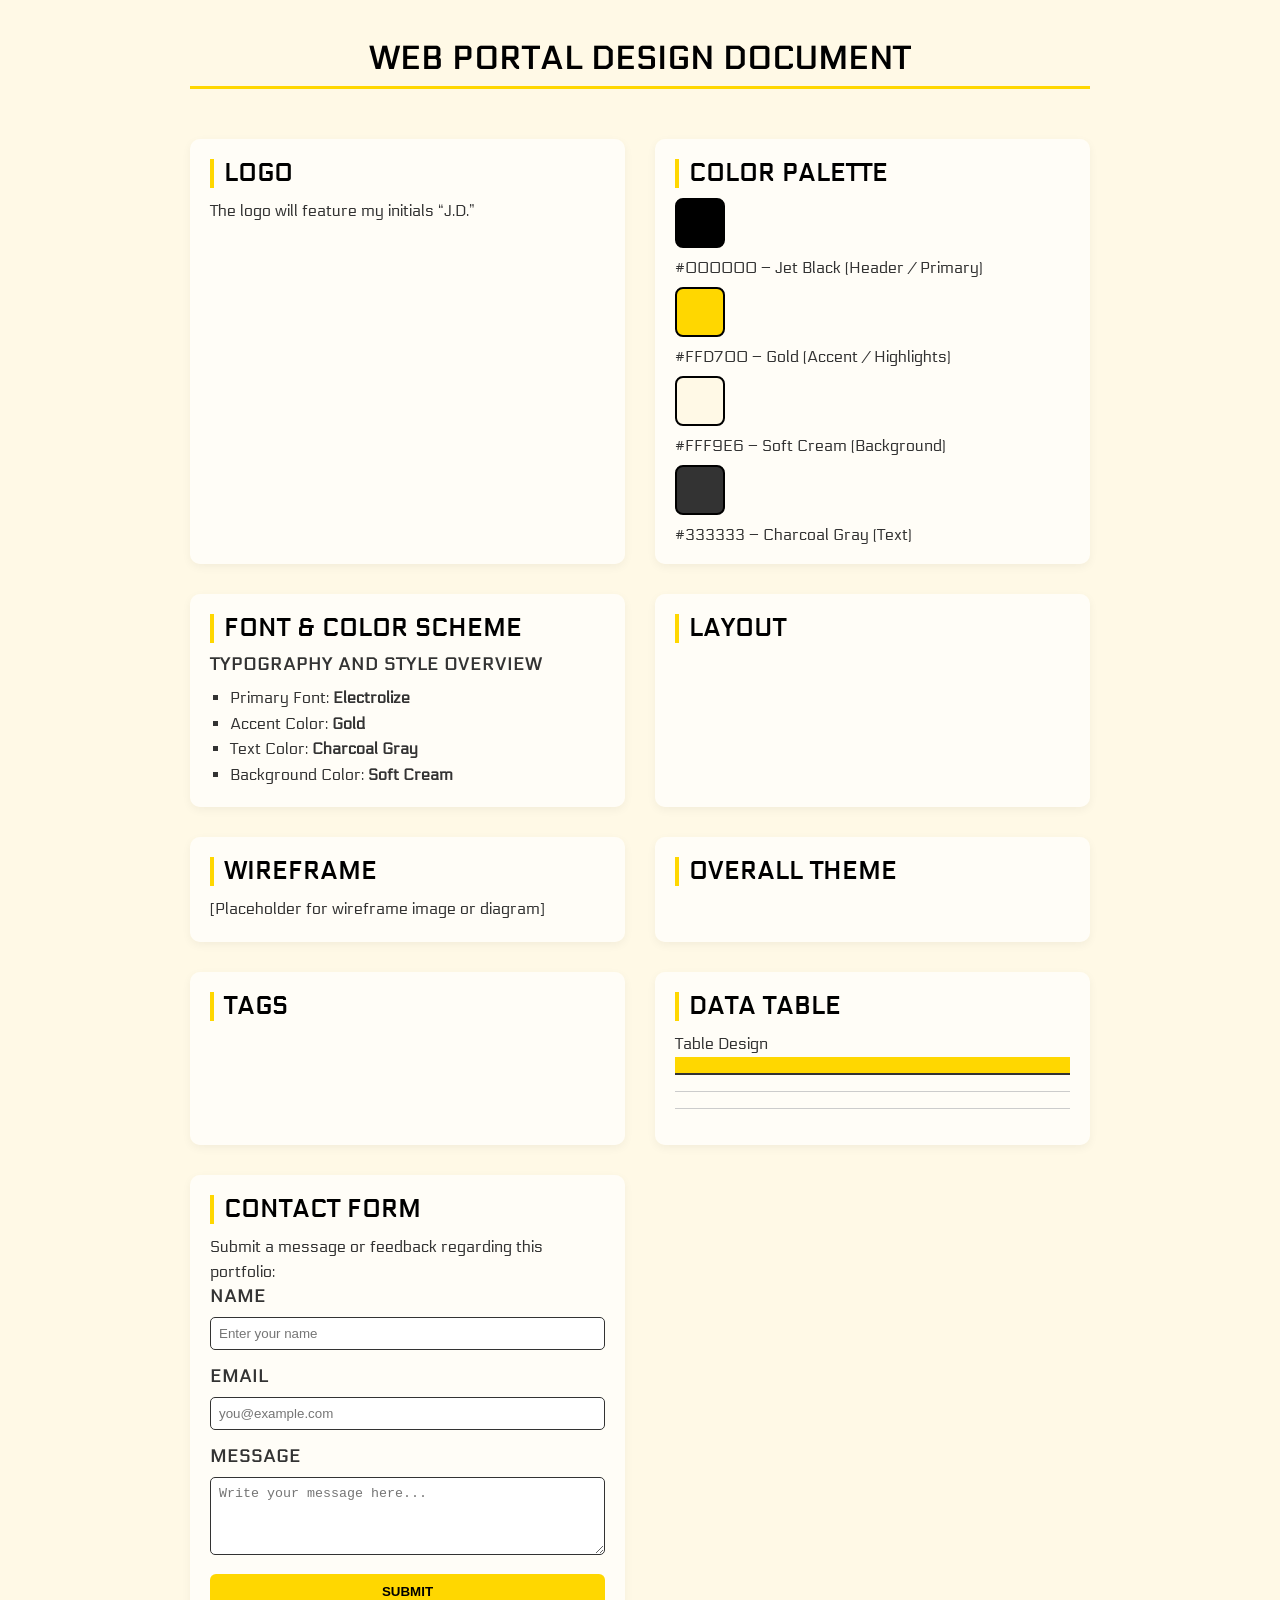
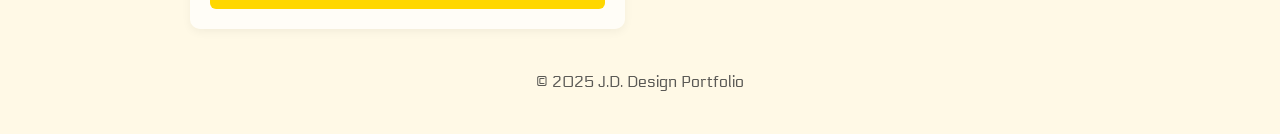
<file: index.html>
<!doctype html>
<html lang="en">
<head>
  <meta charset="utf-8">
  <title>Web Portal Design Portfolio</title>
  <link rel="stylesheet" href="style.css">
</head>
<body>
  <main>
    <h1>Web Portal Design Document</h1>

    <section id="logo">
      <h2>Logo</h2>
      <p>The logo will feature my initials “J.D.”</p>
    </section>

    <section id="colors">
      <h2>Color Palette</h2>
      <div class="palette">
        <div class="color-sample" style="background-color:#000000;"></div> #000000 – Jet Black (Header / Primary)
        <br>
        <div class="color-sample" style="background-color:#FFD700;"></div> #FFD700 – Gold (Accent / Highlights)
        <br>
        <div class="color-sample" style="background-color:#FFF9E6;"></div> #FFF9E6 – Soft Cream (Background)
        <br>
        <div class="color-sample" style="background-color:#333333;"></div> #333333 – Charcoal Gray (Text)
      </div>
    </section>

    <section id="font">
      <h2>Font & Color Scheme</h2>
      <h3>Typography and Style Overview</h3>
      <ul>
        <li>Primary Font: <strong>Electrolize</strong></li>
        <li>Accent Color: <strong>Gold</strong></li>
        <li>Text Color: <strong>Charcoal Gray</strong></li>
        <li>Background Color: <strong>Soft Cream</strong></li>
      </ul>
    </section>

    <section id="layout">
      <h2>Layout</h2>
      <p></p>
    </section>

    <section id="wireframe">
      <h2>Wireframe</h2>
      <p>[Placeholder for wireframe image or diagram]</p>
    </section>

    <section id="theme">
      <h2>Overall Theme</h2>
      <p></p>
    </section>

    
    <section id="tags">
      <h2>Tags</h2>
      <p></p>
      <ul>
       
      </ul>
    </section>

    
    <section id="table">
      <h2>Data Table</h2>
      <p>Table Design</p>

      <table style="width:100%; border-collapse:collapse; text-align:left;">
        <thead style="background-color: var(--gold); color: var(--black);">
          <tr>
            <th style="padding:8px; border-bottom:2px solid var(--gray);"></th>
            <th style="padding:8px; border-bottom:2px solid var(--gray);"></th>
            <th style="padding:8px; border-bottom:2px solid var(--gray);"></th>
          </tr>
        </thead>
        <tbody>
          <tr>
            <td style="padding:8px; border-bottom:1px solid #ccc;"></td>
            <td style="padding:8px; border-bottom:1px solid #ccc;"></td>
            <td style="padding:8px; border-bottom:1px solid #ccc;"></td>
          </tr>
          <tr>
            <td style="padding:8px; border-bottom:1px solid #ccc;"></td>
            <td style="padding:8px; border-bottom:1px solid #ccc;"></td>
            <td style="padding:8px; border-bottom:1px solid #ccc;"></td>
          </tr>
          <tr>
            <td style="padding:8px;"></td>
            <td style="padding:8px;"></td>
            <td style="padding:8px;"></td>
          </tr>
        </tbody>
      </table>
    </section>

    
    <section id="form">
      <h2>Contact Form</h2>
      <p>Submit a message or feedback regarding this portfolio:</p>

      <form style="display:grid; gap:15px;">
        <label for="name">
          <h3>Name</h3>
          <input type="text" id="name" name="name" placeholder="Enter your name" 
                 style="width:100%; padding:8px; border:1px solid var(--gray); border-radius:5px;">
        </label>

        <label for="email">
          <h3>Email</h3>
          <input type="email" id="email" name="email" placeholder="you@example.com"
                 style="width:100%; padding:8px; border:1px solid var(--gray); border-radius:5px;">
        </label>

        <label for="message">
          <h3>Message</h3>
          <textarea id="message" name="message" rows="4" placeholder="Write your message here..."
                    style="width:100%; padding:8px; border:1px solid var(--gray); border-radius:5px;"></textarea>
        </label>

        <button type="submit" 
                style="background-color: var(--gold); color: var(--black); 
                       border:none; padding:10px 15px; border-radius:6px;
                       cursor:pointer; font-weight:bold; text-transform:uppercase;
                       transition: background-color 0.2s ease;">
          Submit
        </button>
      </form>
    </section>
  </main>

  <footer>
    <p>© 2025 J.D. Design Portfolio</p>
  </footer>
</body>
</html>
</file>
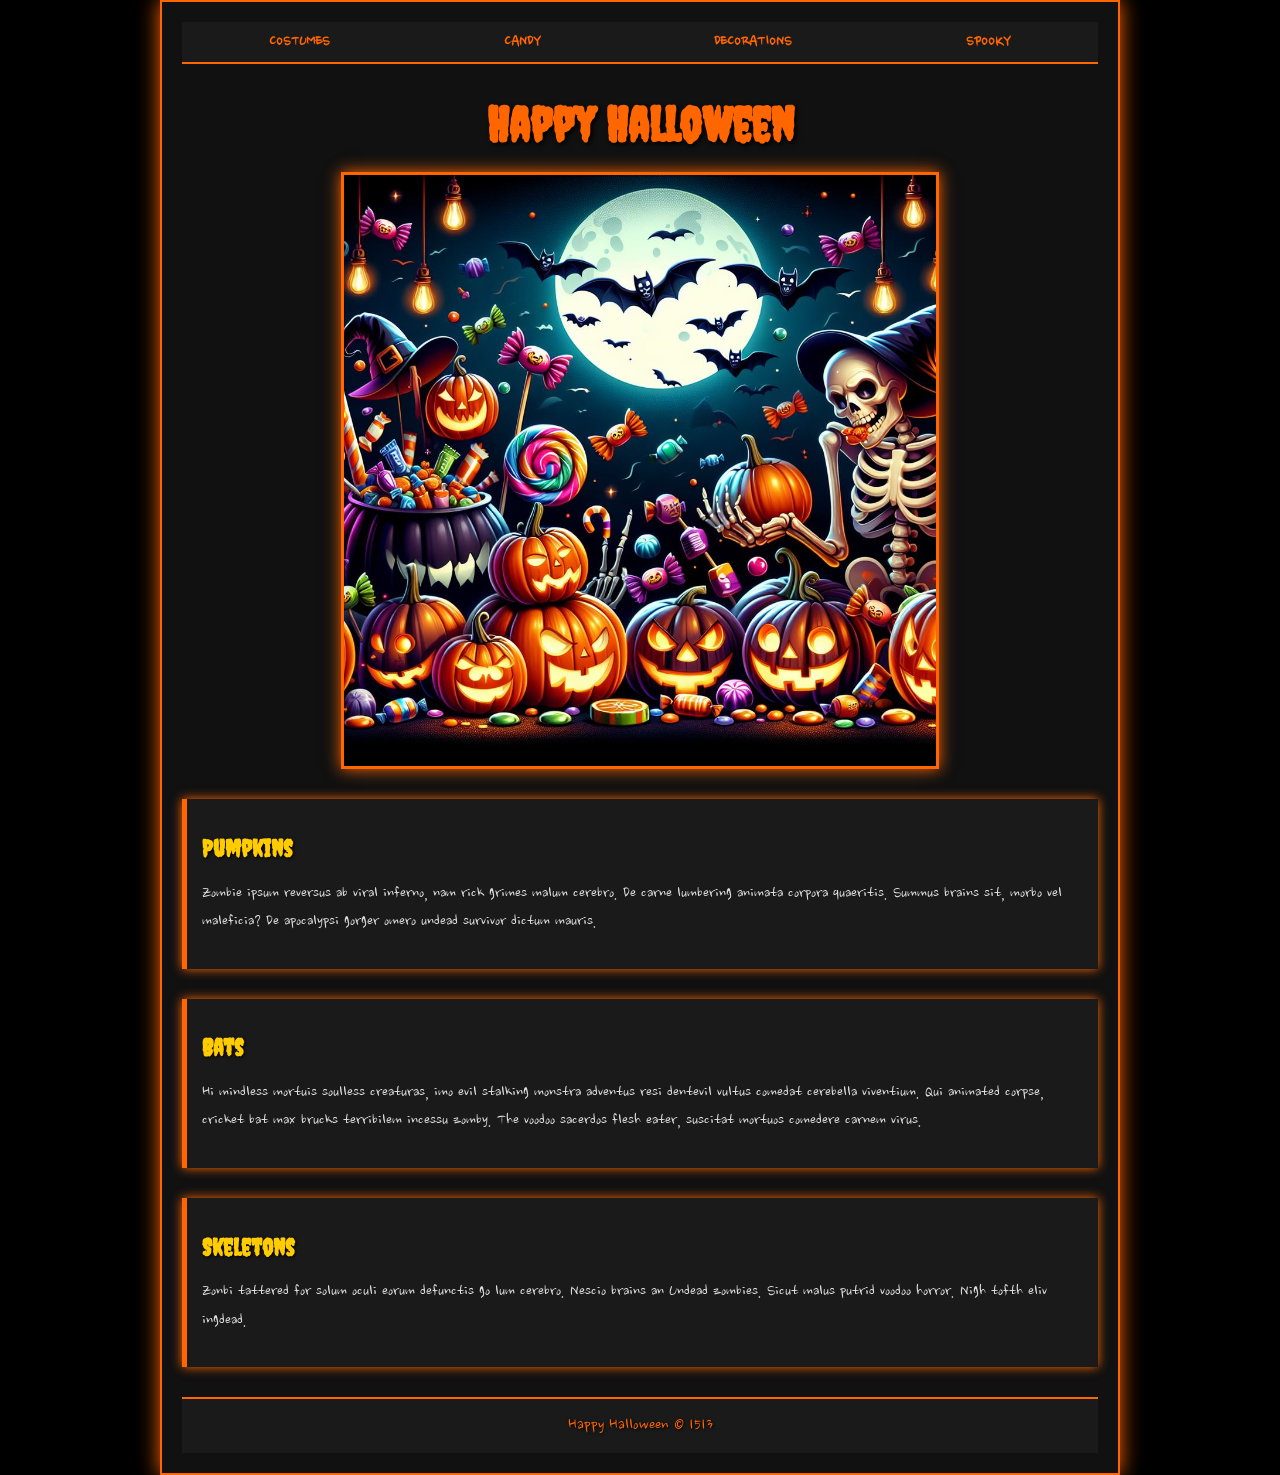
<file: ice/halloween/index.html>
<!DOCTYPE html>
<html lang="en">

<head>
    <meta charset="UTF-8">
    <meta name="viewport" content="width=device-width, initial-scale=1.0">
    <link rel="stylesheet" href="styles/styles.css">
    <title>Document</title>
</head>

<body>
   
    <div id="wrapper">
        <header>
            <nav>
                <ul>
                    <li>Costumes</li>
                    <li>Candy</li>
                    <li>Decorations</li>
                    <li>Spooky</li>
                </ul>
            </nav>
        </header>
         <div class="bat-container">
        <div class="bat"></div>
        <div class="bat"></div>
        <div class="bat"></div>
        </div>
        <main>
            <h1>Happy Halloween</h1>
            <img src="images/halloween.png" alt="Skeletons" title="halloween picture">
            <section>
                <h2>Pumpkins</h2>
                <p>Zombie ipsum reversus ab viral inferno, nam rick grimes
                    malum cerebro. De carne lumbering animata corpora quaeritis.
                    Summus brains sit​​, morbo vel maleficia? De apocalypsi gorger
                    omero undead survivor dictum mauris. </p>
            </section>
            <section>
                <h2>Bats</h2>
                <p>Hi mindless mortuis soulless
                    creaturas, imo evil stalking monstra adventus resi dentevil vultus
                    comedat cerebella viventium. Qui animated corpse, cricket bat max
                    brucks terribilem incessu zomby. The voodoo sacerdos flesh eater,
                    suscitat mortuos comedere carnem virus.</p>
            </section>
            <section>
                <h2>Skeletons</h2>
                <p>Zonbi tattered for solum oculi
                    eorum defunctis go lum cerebro. Nescio brains an Undead zombies. Sicut
                    malus putrid voodoo horror. Nigh tofth eliv ingdead.</p>
            </section>
        </main>
        <footer>
            Happy Halloween &copy; 1513
        </footer>
    </div>
</body>

</html>
</file>
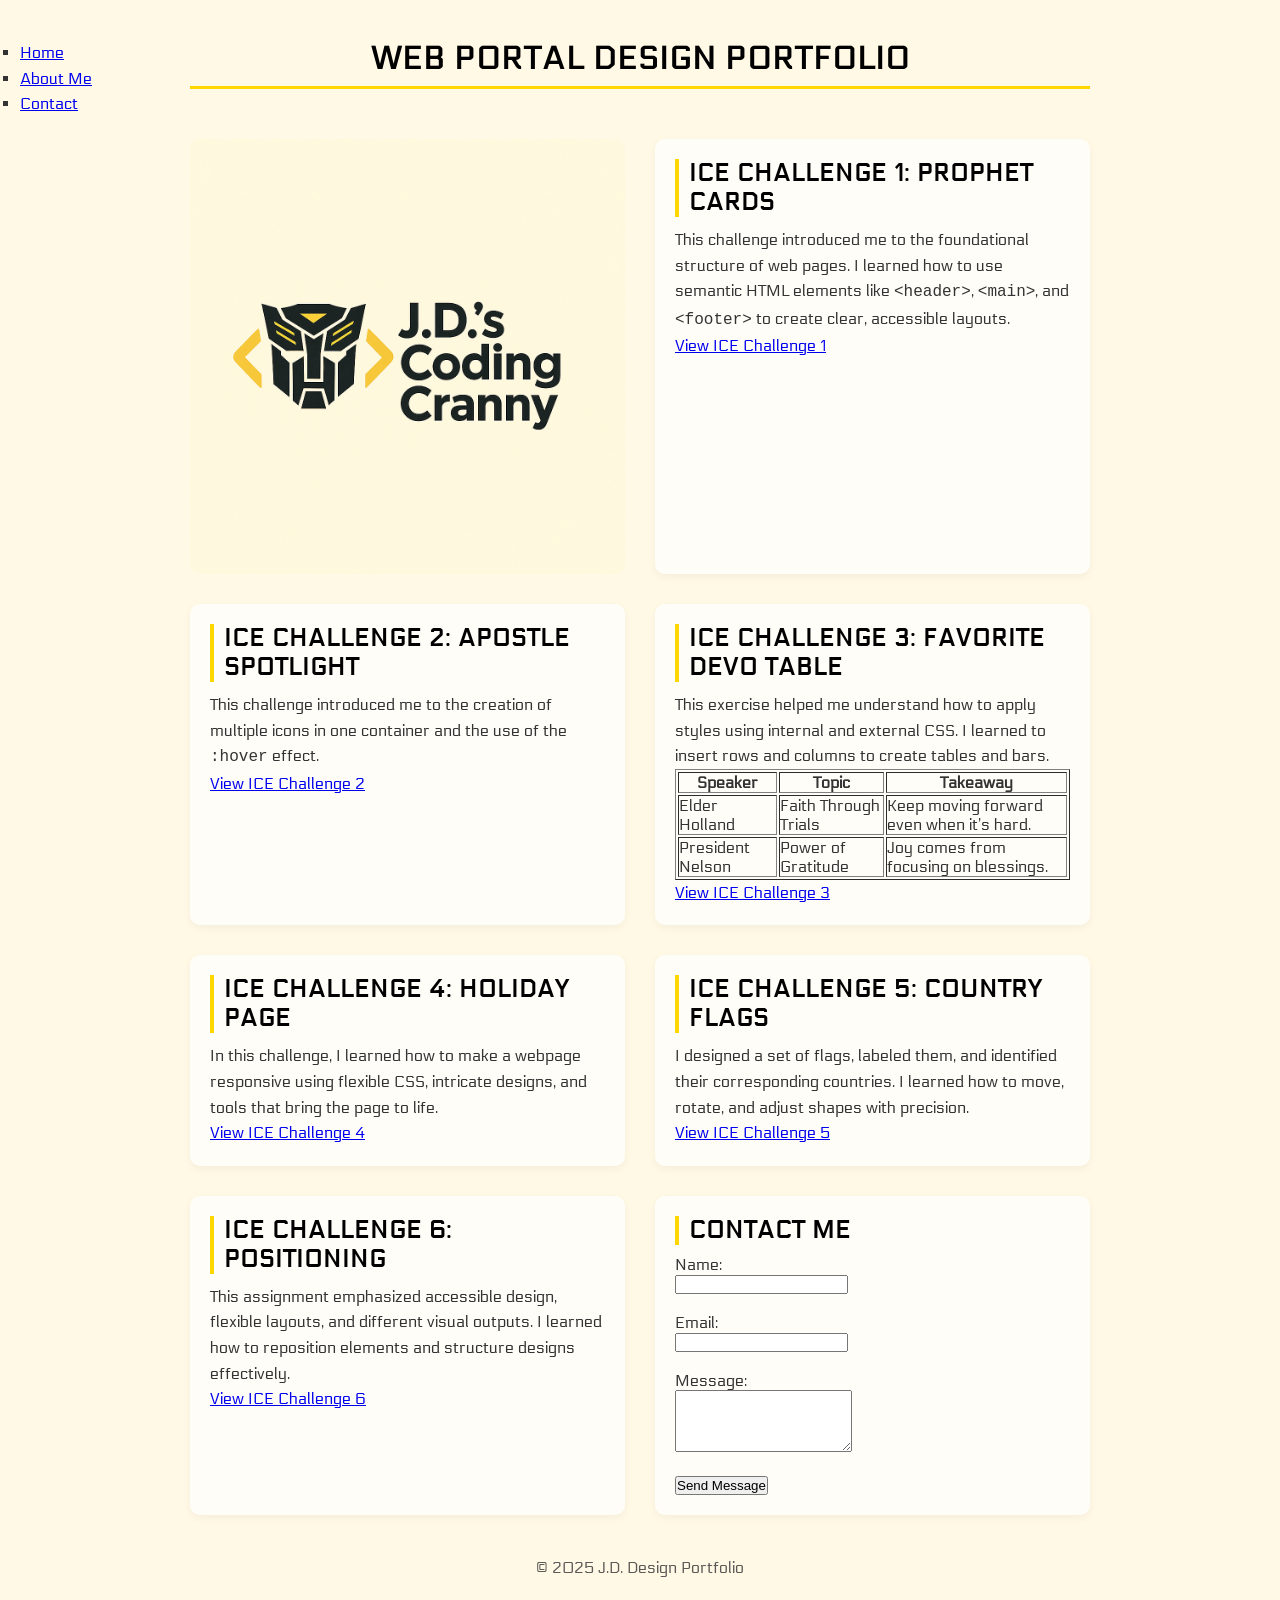
<file: ice.html>
<!doctype html>
<html lang="en">
<head>
  <meta charset="utf-8">
  <title>Web Portal Design Portfolio</title>
  <link rel="stylesheet" href="style.css">
</head>
<body>
  <header>
    <nav>
      <ul>
        <li><a href="index.html">Home</a></li>
        <li><a href="about.html">About Me</a></li>
        <li><a href="contact.html">Contact</a></li>
      </ul>
    </nav>
  </header>

  <main>
    <h1>Web Portal Design Portfolio</h1>

    <img src="images/web_portal_design_transformer.png" alt="Portfolio Banner" width="100%" style="border-radius:10px;">

    <section class="ice-challenges">
      <h2>ICE Challenge 1: Prophet Cards</h2>
      <p>
        This challenge introduced me to the foundational structure of web pages. 
        I learned how to use semantic HTML elements like <code>&lt;header&gt;</code>, 
        <code>&lt;main&gt;</code>, and <code>&lt;footer&gt;</code> to create clear, accessible layouts.
      </p>
      <p><a href="ice/prophet_cards/nelson.html" target="_blank">View ICE Challenge 1</a></p>
    </section>

    <section class="ice-challenges">
      <h2>ICE Challenge 2: Apostle Spotlight</h2>
      <p>
        This challenge introduced me to the creation of multiple icons in one container and the use of the <code>:hover</code> effect.
      </p>
      <p><a href="apostle_spotlight/apostle_spotlight/apostles.html" target="_blank">View ICE Challenge 2</a></p>
    </section>

    <section class="ice-challenges">
      <h2>ICE Challenge 3: Favorite Devo Table</h2>
      <p>
        This exercise helped me understand how to apply styles using internal and external CSS. I learned to insert rows and columns to create tables and bars. 
      </p>
      <table border="1" cellpadding="6">
        <tr>
          <th>Speaker</th>
          <th>Topic</th>
          <th>Takeaway</th>
        </tr>
        <tr>
          <td>Elder Holland</td>
          <td>Faith Through Trials</td>
          <td>Keep moving forward even when it’s hard.</td>
        </tr>
        <tr>
          <td>President Nelson</td>
          <td>Power of Gratitude</td>
          <td>Joy comes from focusing on blessings.</td>
        </tr>
      </table>
      <p><a href="ice/prophet_cards/fav_devo.html" target="_blank">View ICE Challenge 3</a></p>
    </section>

    <section class="ice-challenges">
      <h2>ICE Challenge 4: Holiday Page</h2>
      <p>
        In this challenge, I learned how to make a webpage responsive using flexible CSS, intricate designs, and tools that bring the page to life.
      </p>
      <p><a href="ice/halloween/index.html" target="_blank">View ICE Challenge 4</a></p>
    </section>

    <section class="ice-challenges">
      <h2>ICE Challenge 5: Country Flags</h2>
      <p>
        I designed a set of flags, labeled them, and identified their corresponding countries. I learned how to move, rotate, and adjust shapes with precision.
      </p>
      <p><a href="ice/grid_flags/flags.html" target="_blank">View ICE Challenge 5</a></p>
    </section>

    <section class="ice-challenges">
      <h2>ICE Challenge 6: Positioning</h2>
      <p>
        This assignment emphasized accessible design, flexible layouts, and different visual outputs. I learned how to reposition elements and structure designs effectively. 
      </p>
      <p><a href="ice/positioning/positioning.html" target="_blank">View ICE Challenge 6</a></p>
    </section>

    <section class="contact-form">
      <h2>Contact Me</h2>
      <form action="#" method="post">
        <label for="name">Name:</label><br>
        <input type="text" id="name" name="name" required><br><br>

        <label for="email">Email:</label><br>
        <input type="email" id="email" name="email" required><br><br>

        <label for="message">Message:</label><br>
        <textarea id="message" name="message" rows="4" required></textarea><br><br>

        <button type="submit">Send Message</button>
      </form>
    </section>
  </main>

  <footer>
    <p>© 2025 J.D. Design Portfolio</p>
  </footer>
</body>
</html>
</file>
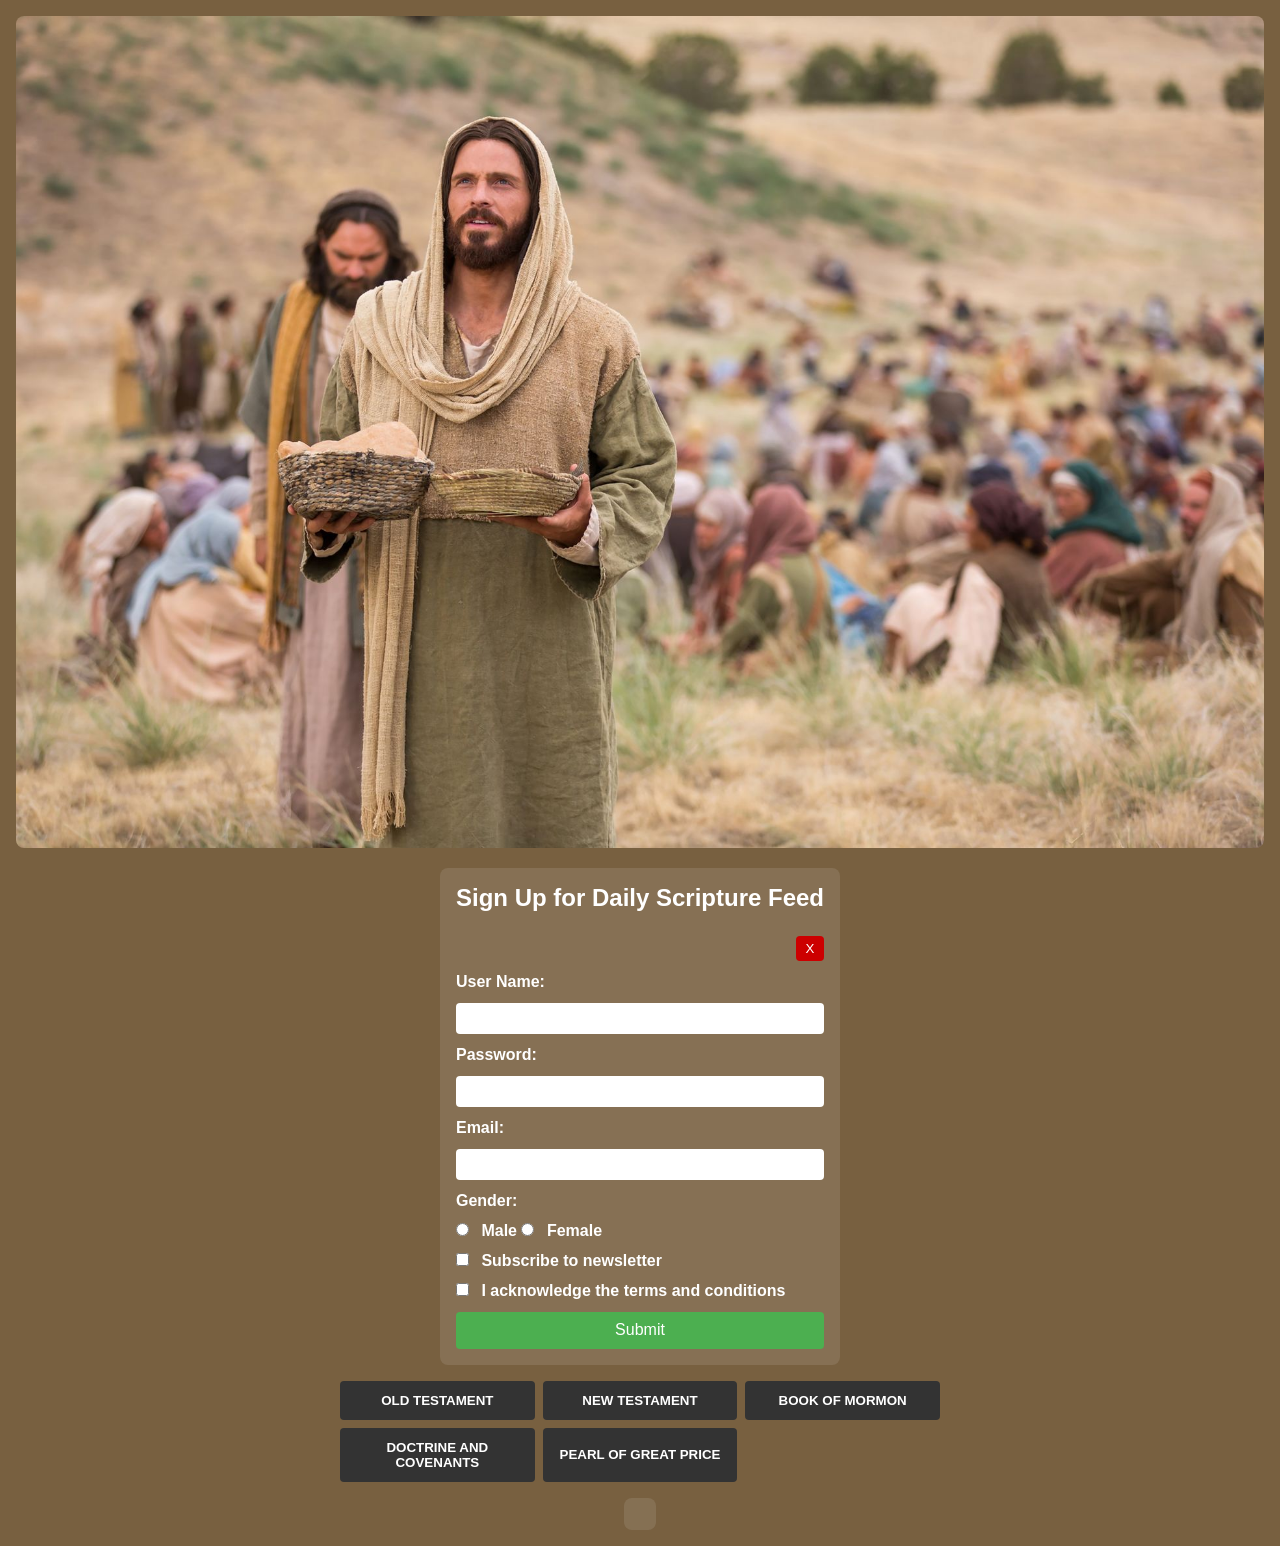
<file: signup/signup.html>
<!DOCTYPE html>
<html lang="en">

<head>
  <meta charset="UTF-8" />
  <meta name="viewport" content="width=device-width, initial-scale=1.0" />
  <title>Daily Feed Sign Up</title>
  <style>
    * {
      box-sizing: border-box;
      margin: 0;
      padding: 0;
    }

    body {
      font-family: Arial, sans-serif;
      background: rgb(120, 96, 64);
      color: #fff;
      display: grid;
      grid-template-rows: auto auto 1fr auto;
      gap: 1rem;
      padding: 1rem;
    }

    header {
      text-align: center;
    }

    header img {
      max-width: 100%;
      height: auto;
      border-radius: 8px;
    }

    #formContainer {
      background-color: rgba(255, 255, 255, 0.1);
      padding: 1rem;
      border-radius: 8px;
      max-width: 500px;
      margin: 0 auto;
      display: grid;
      gap: 1rem;
    }

    #formContainer h3 {
      text-align: center;
      font-size: 1.5rem;
      margin-bottom: 0.5rem;
    }

    form {
      display: grid;
      gap: 0.75rem;
    }

    label {
      font-weight: bold;
    }

    input[type="text"],
    input[type="password"],
    input[type="email"] {
      width: 100%;
      padding: 0.5rem;
      border-radius: 4px;
      border: none;
    }

    input[type="radio"],
    input[type="checkbox"] {
      margin-right: 0.5rem;
    }

    #closeBtn {
      justify-self: end;
      background: #c00;
      color: white;
      border: none;
      padding: 0.3rem 0.6rem;
      border-radius: 4px;
      cursor: pointer;
    }

    button[type="submit"] {
      background-color: #4caf50;
      color: white;
      border: none;
      padding: 0.6rem;
      border-radius: 4px;
      cursor: pointer;
      font-size: 1rem;
    }

    #output {
      max-width: 600px;
      margin: 0 auto;
      background-color: rgba(255, 255, 255, 0.1);
      padding: 1rem;
      border-radius: 8px;
    }

    nav {
      display: grid;
      grid-template-columns: repeat(auto-fit, minmax(150px, 1fr));
      gap: 0.5rem;
      max-width: 600px;
      margin: 0 auto;
    }

    nav button {
      background-color: #333;
      color: white;
      border: none;
      padding: 0.75rem;
      border-radius: 4px;
      cursor: pointer;
      font-weight: bold;
    }

    nav button:hover {
      background-color: #555;
    }
  </style>
</head>

<body>
  <header>
    <img src="images/jesus_feeds_5000.jpeg" alt="Biblical scene" />
  </header>

  <div id="formContainer">
    <h3>Sign Up for Daily Scripture Feed</h3>
    <form id="myForm">
      <button type="button" id="closeBtn">X</button>

      <label for="username">User Name:</label>

      <input type="text" id="username" name="username" required />

      <label for="password">Password:</label>
      <input type="password" id="password" name="password" required />

      <label for="email">Email:</label>
      <input type="email" id="email" name="email" required />

      <label>Gender:</label>
      <div>
        <input type="radio" id="male" name="gender" value="male" required />
        <label for="male">Male</label>
        <input type="radio" id="female" name="gender" value="female" required />
        <label for="female">Female</label>
      </div>

      <div>
        <input type="checkbox" id="newsletter" name="newsletter" />
        <label for="newsletter">Subscribe to newsletter</label>
      </div>

      <div>
        <input type="checkbox" id="conditions" name="conditions" required />
        <label for="conditions">I acknowledge the terms and conditions</label>
      </div>

      <button type="submit">Submit</button>
    </form>
  </div>

  <nav>
    <button>OLD TESTAMENT</button>
    <button>NEW TESTAMENT</button>
    <button>BOOK OF MORMON</button>
    <button>DOCTRINE AND COVENANTS</button>
    <button>PEARL OF GREAT PRICE</button>
  </nav>

  <div id="output"></div>

  <script>
    document.getElementById("closeBtn").addEventListener("click", function () {
      document.getElementById("formContainer").style.display = "none";
    });

    const form = document.getElementById("myForm");
    const output = document.getElementById("output");

    form.addEventListener("submit", function (event) {
      event.preventDefault();

      const formData = new FormData(form);
      const entries = [];

      for (const [key, value] of formData.entries()) {
        if (key === "password") {
          entries.push(`<strong>${key}</strong>: ${value} (you should probably encrypt the password)`);
        } else {
          entries.push(`<strong>${key}</strong>: ${value}`);
        }
      }

      output.innerHTML = `
        <h3>Here is the data that would be sent to the server:</h3>
        <ul>
          ${entries.map(item => `<li>${item}</li>`).join("")}
        </ul>
      `;
    });
  </script>
</body>

</html>
</file>
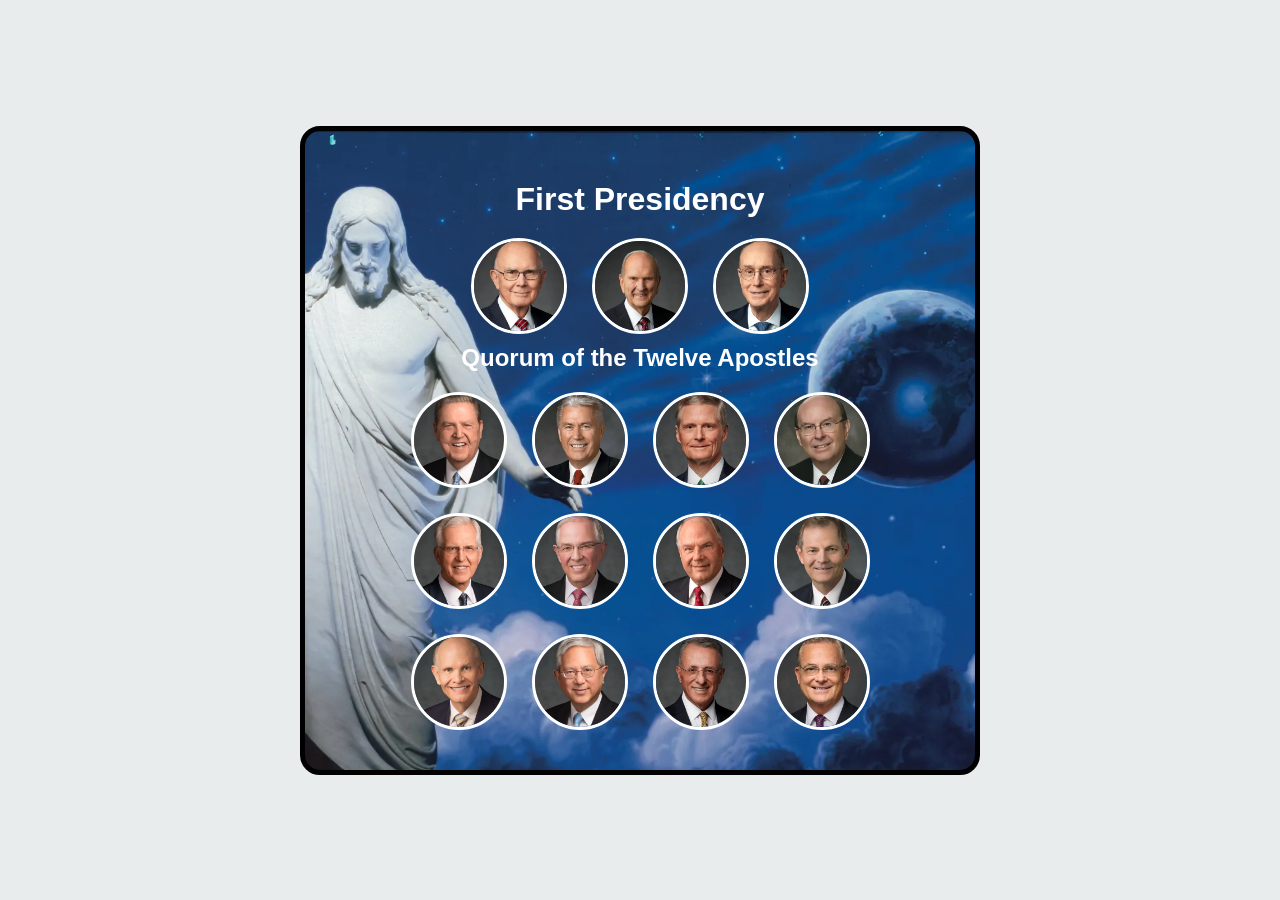
<file: apostle_spotlight/apostle_spotlight/apostles.html>
<!DOCTYPE html>
<html lang="en">
<head>
  <meta charset="UTF-8">
  <meta name="viewport" content="width=device-width, initial-scale=1.0">
  <title>Apostles Spotlights</title>
  <style>
    body {
      margin: 0;
      background-color: #E8ECEC;
      font-family: Arial, sans-serif;
      display: flex;
      justify-content: center;
      align-items: center;
      min-height: 100vh;
    }

    .container {
      background-image: url('images/christus.webp');
      background-size: cover;
      background-position: center;
      border-radius: 20px;
      max-width: 550px;
      width: 90%;
      padding: 40px 60px;
      color: white;
      text-align: center;   
      border: 5px solid black;
    }

    h1, h2 {
      margin: 10px 0;
     
    }

    .members {
      display: flex;
      flex-wrap: wrap;
      justify-content: center;
      gap: 25px;
      margin-top: 20px;
    }

    .member {
      width: 90px;
      height: 90px;
      border-radius: 50%;
      border: 3px solid white;
      overflow: hidden;
      transition: all 0.3s ease;
      
    }

    .member:hover {
      border-color: #00c4ff;
      transform: scale(1.08);
      
    }

    .member img {
      width: 100%;
      height: 100%;
      object-fit: cover;
    }
  </style>
</head>
<body>
  <div class="container">
    <h1>First Presidency</h1>
    <div class="members">
      <div class="member"><img src="images/oaks.webp" alt="President Oaks"></div>
      <div class="member"><img src="images/nelson.webp" alt="President Nelson"></div>
      <div class="member"><img src="images/eyring.webp" alt="President Eyring"></div>
    </div>

    <h2>Quorum of the Twelve Apostles</h2>
    <div class="members">
      <div class="member"><img src="images/holland.webp" alt="Apostle Holland"></div>
      <div class="member"><img src="images/uchtdorf.webp" alt="Apostle Uchtdorf"></div>
      <div class="member"><img src="images/bednar.webp" alt="Apostle Bednar"></div>
      <div class="member"><img src="images/cook.webp" alt="Apostle Cook"></div>
      <div class="member"><img src="images/christofferson.webp" alt="Apostle Christofferson"></div>
      <div class="member"><img src="images/anderson.webp" alt="Apostle Anderson"></div>
      <div class="member"><img src="images/rasband.webp" alt="Apostle Rasband"></div>
      <div class="member"><img src="images/stevenson.webp" alt="Apostle Stevenson"></div>
      <div class="member"><img src="images/renlund.webp" alt="Apostle Renlund"></div>
      <div class="member"><img src="images/gong.webp" alt="Apostle Gong"></div>
      <div class="member"><img src="images/soares.webp" alt="Apostle Soares"></div>
      <div class="member"><img src="images/kearon.webp" alt="Apostle Kearon"></div>
    </div>
  </div>
</body>
</html>
</file>
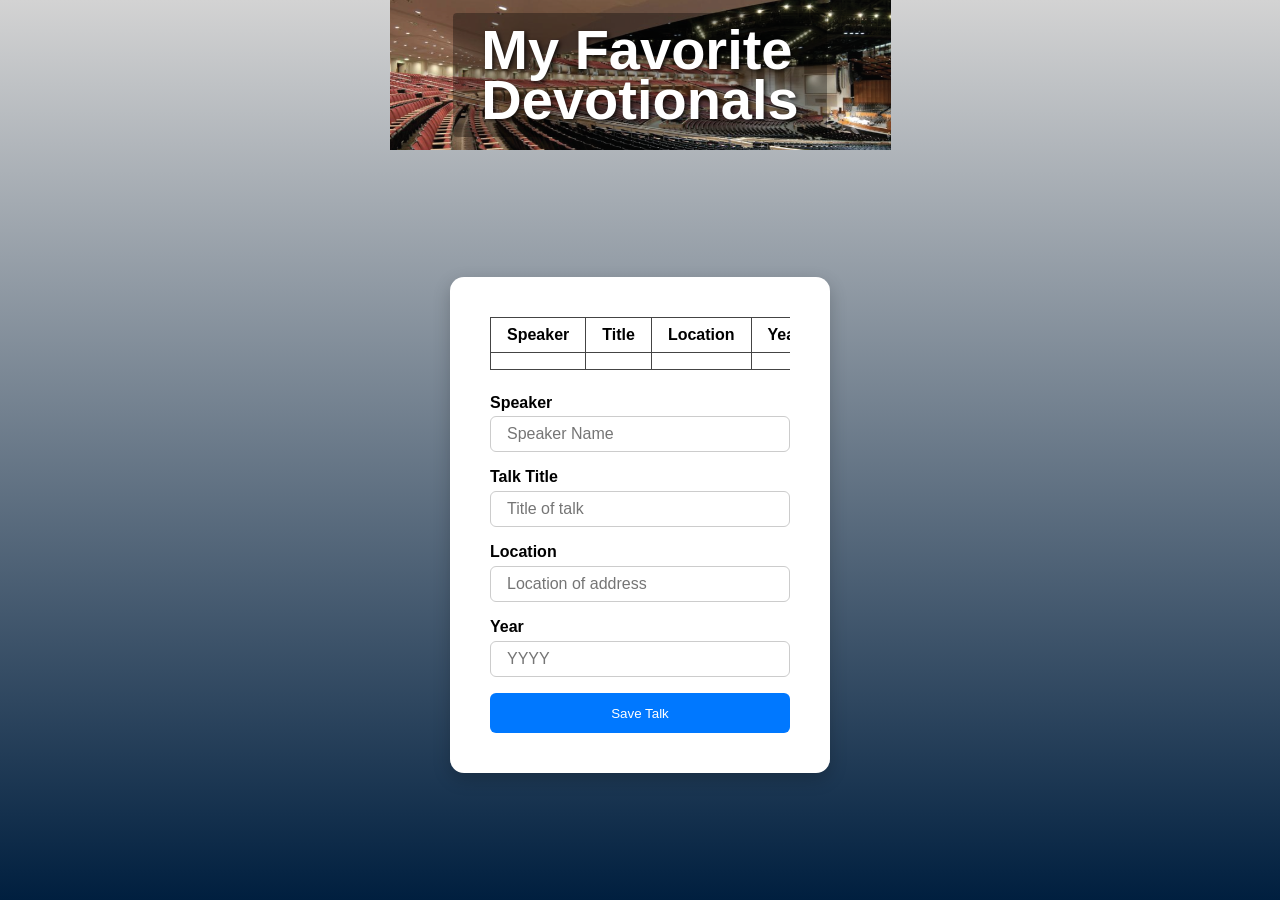
<file: ice/favorite_devo/favdevo.html>
<!DOCTYPE html>
<html lang="en">
<head>
  <meta charset="UTF-8" />
  <meta name="viewport" content="width=device-width, initial-scale=1.0"/>
  <title>My Favorite Devotionals</title>
  <link rel="stylesheet" href="styles/styles.css" />
</head>
<body>

  
  <header class="header">
    <div class="header-image">
      <h1>My Favorite<br>Devotionals</h1>
    </div>
  </header>

  
  <div class="container">
    <div class="form-container">
      <div class="content-box">
        <div style="overflow-x: auto;">
        
        <table>
          <tr>
            <th>Speaker</th>
            <th>Title</th>
            <th>Location</th>
            <th>Year</th>
          </tr>          
          <tr>
            <td></td>
            <td></td>
            <td></td>
            <td></td>
          </tr>
          
        </table>
        </div>
        
        <form action="#" method="post">
          <label for="speaker">Speaker</label>
          <input type="text" name="speaker" id="speaker" placeholder="Speaker Name" required>

          <label for="title">Talk Title</label>
          <input type="text" name="title" id="title" placeholder="Title of talk" required>

          <label for="location">Location</label>
          <input type="text" name="location" id="location" placeholder="Location of address" required>

          <label for="year">Year</label>
          <input type="number" name="year" id="year" min="1950" max="2025" placeholder="YYYY" required>

          <button type="submit">Save Talk</button>
        </form>

      </div>
    </div>
  </div>

</body>
</html>
</file>
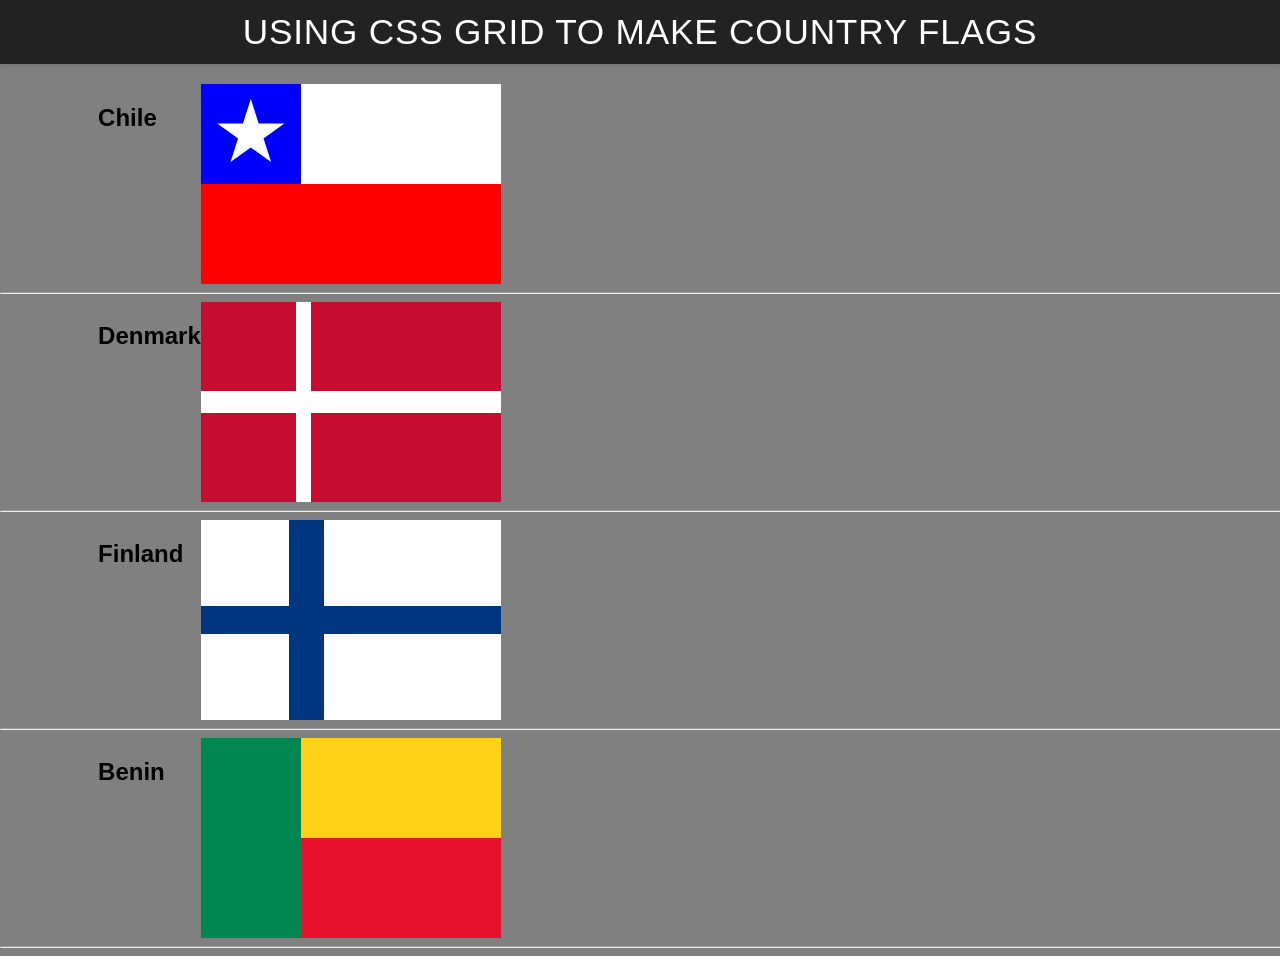
<file: ice/grid_flags/flags.html>
<!DOCTYPE html>
<html lang="en">

<head>
    <meta charset="UTF-8">
    <meta name="viewport" content="width=device-width, initial-scale=1.0">
    <title>Flag</title>
    <style>

        
#denmark {
    display: grid;
    grid-template-columns: 6fr 1fr 12fr;
    grid-template-rows: 8fr 2fr 8fr;
    height: 200px;
    width: 300px;
    background: none;
}

#dred1 {
    background: #c60c30; /* red squares */
    grid-column: 1 / 2;
    grid-row: 1 / 2;
}

#dred2 {
    background: #c60c30;
    grid-column: 3 / 4;
    grid-row: 1 / 2;
}

#dred3 {
    background: #c60c30;
    grid-column: 1 / 2;
    grid-row: 3 / 4;
}

#dred4 {
    background: #c60c30;
    grid-column: 3 / 4;
    grid-row: 3 / 4;
}

/* White cross */
#denmark::before {
    content: "";
    grid-column: 2 / 3;
    grid-row: 1 / 4;
    background: white;
    z-index: 1;
}
#denmark::after {
    content: "";
    grid-column: 1 / 4;
    grid-row: 2 / 3;
    background: white;
    z-index: 1;
}


#finland {
    display: grid;
    grid-template-columns: 5fr 2fr 10fr;
    grid-template-rows: 6fr 2fr 6fr;
    height: 200px;
    width: 300px;
}

#fwhite1,
#fwhite2,
#fwhite3,
#fwhite4 {
    background: white;
}


#finland::before {
    content: "";
    grid-column: 2 / 3;
    grid-row: 1 / 4;
    background: #003580;
}
#finland::after {
    content: "";
    grid-column: 1 / 4;
    grid-row: 2 / 3;
    background: #003580;
}


#benin {
    display: grid;
    grid-template-columns: 1fr 2fr;
    grid-template-rows: 1fr 1fr;
    height: 200px;
    width: 300px;
}

#bgreen {
    background: #008751;
    grid-column: 1 / 2;
    grid-row: 1 / 3;
}

#byellow {
    background: #fcd116;
    grid-column: 2 / 3;
    grid-row: 1 / 2;
}

#bred {
    background: #e8112d;
    grid-column: 2 / 3;
    grid-row: 2 / 3;
}


        body {
            margin: 0;
            font-family: 'Helvetica Neue', sans-serif;
            background-color: gray;
        }

        header {
            background-color: #222;
            color: #fff;
            padding: 0.75rem 1.5rem;
            display: flex;
            align-items: center;
            justify-content: center;
            font-size: 1.1rem;
            letter-spacing: 0.05rem;
            text-transform: uppercase;
            box-shadow: 0 2px 4px rgba(0, 0, 0, 0.1);
        }

        header h1 {
            margin: 0;
            font-weight: 400;
        }
        main {
            display: grid;
            grid-template-columns: .1fr .1fr 1fr .1fr;
            margin-top: 20px;
        }
        hr {
            width: 100%;
            grid-column: 1 / 5;
        }
        h2 {
            grid-column: 2/3;
        }

        #blue {
            background: blue;
            grid-column: 1 / 2;
            display: grid;
            align-items: center;
            justify-items: center;
        }

        #white {
            background: white;
            grid-column: 2 / 4;
        }

        #red {
            background: red;
            grid-column: 1 / 4;
        }

        #chile {
            display: grid;
            grid-template-columns: 1fr 1fr 1fr;
            grid-template-rows: 1fr 1fr;
            height: 200px;
            width: 300px;
        }

        .star {
            width: 70px;
            aspect-ratio: 1;
            background: white;
            clip-path: polygon(50% 0, 79% 90%, 2% 35%, 98% 35%, 21% 90%);
        }
    </style>
</head>

<body>
    <header>
        <h1>Using CSS Grid to make Country Flags</h1>
    </header>
    <main>
        <h2>Chile</h2>
        <div id="chile">
            <div id="blue">
                <div class="star"></div>
            </div>
            <div id="white"></div>
            <div id="red"></div>
        </div>
        <hr>

        <h2>Denmark</h2>
        <div id="denmark">
            <div id="dred1"></div>
            <div id="dred2"></div>
            <div id="dred3"></div>
            <div id="dred4"></div>
        </div>
        <hr>

        <h2>Finland</h2>
        <div id="finland">
            <div id="fwhite1"></div>
            <div id="fwhite2"></div>
            <div id="fwhite3"></div>
            <div id="fwhite4"></div>
        </div>
        <hr>

        <h2>Benin</h2>
        <div id="benin">
            <div id="bgreen"></div>
            <div id="byellow"></div>
            <div id="bred"></div>
        </div>
        <hr>
    </main>
</body>

</html>
</file>
<file: style.css>
@import url('https://fonts.googleapis.com/css2?family=Electrolize&display=swap');

/* ROOT VARIABLES */
:root {
  --gold: #FFD700;
  --cream: #FFF9E6;
  --black: #000000;
  --gray: #333333;
}

/* GLOBAL RESET */
* {
  margin: 0;
  padding: 0;
  box-sizing: border-box;
}

/* BODY GRID SETUP */
body {
  font-family: 'Electrolize', sans-serif;
  background-color: var(--cream);
  color: var(--gray);
  display: grid;
  grid-template-columns: 1fr min(900px, 90%) 1fr;
  margin: 0;
  padding: 40px 0;
}

/* MAIN GRID */
main {
  grid-column: 2;
  display: grid;
  grid-template-columns: repeat(auto-fit, minmax(300px, 1fr));
  grid-auto-rows: auto;
  gap: 30px;
}

/* HEADINGS */
h1, h2, h3 {
  color: var(--black);
  letter-spacing: 1px;
  text-transform: uppercase;
}

h1 {
  border-bottom: 3px solid var(--gold);
  padding-bottom: 8px;
  margin-bottom: 20px;
  text-align: center;
  font-size: 2rem;
  grid-column: 1 / -1;
}

h2 {
  border-left: 4px solid var(--gold);
  padding-left: 10px;
  margin-bottom: 10px;
}

h3 {
  font-size: 1.1rem;
  margin-bottom: 10px;
  color: var(--gray);
}

/* SECTION CARDS */
section {
  background: #ffffffb3;
  border-radius: 10px;
  padding: 20px;
  box-shadow: 0 3px 10px rgba(0,0,0,0.05);
  transition: transform 0.2s ease, box-shadow 0.2s ease;
}

section:hover {
  transform: translateY(-3px);
  box-shadow: 0 6px 15px rgba(0,0,0,0.1);
}

/* TEXT ELEMENTS */
p, li {
  font-size: 16px;
  line-height: 1.6;
}

ul {
  list-style-type: square;
  padding-left: 20px;
}

/* COLOR PALETTE */
.palette {
  display: grid;
  grid-template-columns: repeat(auto-fit, minmax(250px, 1fr));
  gap: 10px;
}

.color-sample {
  display: inline-block;
  width: 50px;
  height: 50px;
  border-radius: 8px;
  margin-right: 10px;
  border: 2px solid var(--black);
  transition: transform 0.2s ease, box-shadow 0.2s ease;
}

.color-sample:hover {
  transform: scale(1.1);
  box-shadow: 0 4px 10px rgba(0,0,0,0.2);
}

/* FOOTER */
footer {
  grid-column: 1 / -1;
  text-align: center;
  font-size: 14px;
  color: var(--gray);
  opacity: 0.8;
  margin-top: 40px;
}
</file>
<file: ice/halloween/styles/styles.css>
@import url('https://fonts.googleapis.com/css2?family=Creepster&family=Nanum+Brush+Script&display=swap');


* {
    box-sizing: border-box;
}
html, body {
    height: 100%;
    margin: 0;
    font-family: 'Nanum Brush Script', cursive;
    background-color: #000000;
    color: #f5f5f5;
    background-size: cover;
    background-repeat: no-repeat;
}
body::before {
    content: "";
    position: fixed;
    top: 0;
    left: 0;
    width: 100%;
    height: 100%;
    opacity: 0.1;
    pointer-events: none;
    z-index: -1;
}

/* Wrapper */
#wrapper {
    max-width: 960px;
    margin: 0 auto;
    padding: 20px;
    background-color: rgba(20, 20, 20, 0.85);
    box-shadow: 0 0 20px #ff6600;
    border: 2px solid #ff6600;
}

/* Header and Navigation */
header {
    background-color: #1a1a1a;
    padding: 10px 0;
    border-bottom: 2px solid #ff6600;
    position: sticky;
    top: 0;
    z-index: 1000;
}
nav ul {
    list-style: none;
    display: flex;
    justify-content: space-around;
    padding: 0;
    margin: 0;
}
nav li {
    color: #ff6600;
    font-weight: bold;
    text-transform: uppercase;
    cursor: pointer;
    transition: all 0.3s ease;
}
nav li:hover {
    color: #ffcc00;
    text-shadow: 0 0 5px #ffcc00;
    transform: scale(1.1);
}

/* Flicker Animation */
h1, h2 {
    font-family: 'Creepster', cursive;
}
@keyframes flicker {
    0%, 100% { text-shadow: 0 0 10px #ff6600; }
    50% { text-shadow: 0 0 5px #ffcc00; }
}
main h1 {
    font-size: 3em;
    text-align: center;
    color: #ff6600;
    text-shadow: 2px 2px 5px #000;
    margin-bottom: 20px;
    animation: flicker 1.5s infinite;
}

/* Floating Animation */
@keyframes floatBat {
    0% { transform: translateY(0) rotate(0deg); }
    50% { transform: translateY(-20px) rotate(0deg); }
    100% { transform: translateY(0) rotate(0deg); }
}

@keyframes rotateBat {
    0%   { transform: rotate(0deg); }
    25%  { transform: rotate(-10deg); }
    50%  { transform: rotate(10deg); }
    75%  { transform: rotate(-10deg); }
    100% { transform: rotate(0deg); }
}
img {
    display: block;
    margin: 0 auto 30px;
    max-width: 100%;
    border: 3px solid #ff6600;
    box-shadow: 0 0 15px #ff6600;
    animation: floatBat 3s ease-in-out infinite, rotateBat 5s ease-in-out infinite;
}


@keyframes fadeIn {
    to { opacity: 1; }
}

.bat-container {
  position: fixed;
  width: 100%;
  height: 100vh;
  overflow: hidden;
}

.bat {
  filter: invert(1);
  position: absolute;
  width: 40px;
  height: 20px;
  background: url('../images/bat.png') no-repeat center/contain;
  animation: fly 10s linear infinite;
}

.bat:nth-child(1) {
  top: 20%;
  left: -50px;
  animation-delay: 0s;
}

.bat:nth-child(2) {
  top: 50%;
  left: -50px;
  animation-delay: 2s;
}

.bat:nth-child(3) {
  top: 80%;
  left: -50px;
  animation-delay: 4s;
}

@keyframes fly {
  0% {
    transform: translateX(0) rotate(0deg);
  }
  50% {
    transform: translateX(50vw) rotate(10deg);
  }
  100% {
    transform: translateX(100vw) rotate(-10deg);
  }
}

section {
    margin-bottom: 30px;
    padding: 15px;
    background-color: #1a1a1a;
    border-left: 5px solid #ff6600;
    box-shadow: 0 0 10px #ff6600;
    opacity: 0;
    animation: fadeIn 2s forwards;
    animation-delay: 0.5s;
}
section h2 {
    color: #ffcc00;
    text-shadow: 1px 1px 3px #000;
    margin-bottom: 10px;
}
section p {
    line-height: 1.6;
    font-size: 1.1em;
    color: #e0e0e0;
}

/* Footer */
footer {
    text-align: center;
    padding: 15px;
    background-color: #1a1a1a;
    color: #ff6600;
    border-top: 2px solid #ff6600;
    font-size: 1.2em;
    text-shadow: 1px 1px 3px #000;
}


button {
    background-color: #ff6600;
    color: #0d0d0d;
    border: none;
    padding: 10px 20px;
    font-family: 'Nanum Brush Script', cursive;
    font-size: 1.2em;
    cursor: pointer;
    box-shadow: 0 0 10px #ff6600;
    transition: background-color 0.3s ease;
}
button:hover {
    background-color: #ffcc00;
    box-shadow: 0 0 15px #ffcc00;
}

/* Responsive Layout */
@media (max-width: 600px) {
    nav ul {
        flex-direction: column;
        align-items: center;
    }
    section {
        padding: 10px;
    }
    main h1 {
        font-size: 2em;
    }
}
</file>
<file: ice/favorite_devo/styles/styles.css>
/* Reset & base */
* {
  box-sizing: border-box;
  margin: 0;
  padding: 0;
}

html, body {
  height: 100%;
  font-family: Arial, sans-serif;
  background: linear-gradient(to bottom, #d3d3d3, #001f3f);
  background-attachment: fixed;
}

/* Header */
.header-image {
  background-image: url('../images/icenter.png'); /* Replace with your image */
  background-repeat: no-repeat;
  background-position: center;
  height: 150px;
  display: flex;
  flex-direction: column;
  justify-content: center;
  align-items: center;
  color: white;
}

.header-image h1 {
  margin: 0;
  line-height: 0.9;
  font-size: 3.5em;
  font-weight: bold;
  text-shadow: 2px 2px 4px rgba(0, 0, 0, 0.7);
  background: #00000055;
  padding: 0.2em 0.5em;
  border-radius: 4px;
}

/* Container centers form */
.container {
  display: flex;
  justify-content: center;
  align-items: center;
  min-height: calc(100vh - 150px); /* subtract header height */
  padding: 20px;
}

/* Form Container */
.form-container {
  background: #ffffff;
  padding: 2.5rem;
  border-radius: 14px;
  box-shadow: 0 6px 18px rgba(0, 0, 0, 0.2);
  width: 90%;
  max-width: 380px;
}

/* Content Box */
.content-box {
  background-color: white;
  width: 100%;
}

/* Table */
table {
  border-collapse: collapse;
  width: 100%;
  margin-bottom: 1.5rem;
}

th, td {
  border: 1px solid #444;
  padding: 0.5em 1em;
  text-align: left;
}

/* Form Inputs */
label {
  display: block;
  margin-bottom: 0.3em;
  font-weight: 600;
}

input {
  display: block;
  width: 100%;
  margin-bottom: 1em;
  padding: 0.5em 1em;
  border: 1px solid #ccc;
  border-radius: 6px;
  font-size: 1rem;
}

input:focus {
  border-color: #0078ff;
  outline: none;
  box-shadow: 0 0 5px rgba(0, 120, 255, 0.3);
}

/* Button */
button {
  width: 100%;
  padding: 0.8rem;
  background-color: #0078ff;
  color: white;
  border: none;
  border-radius: 6px;
  
  
  
}

button:hover {
  background-color: #005fd1;
}
</file>
